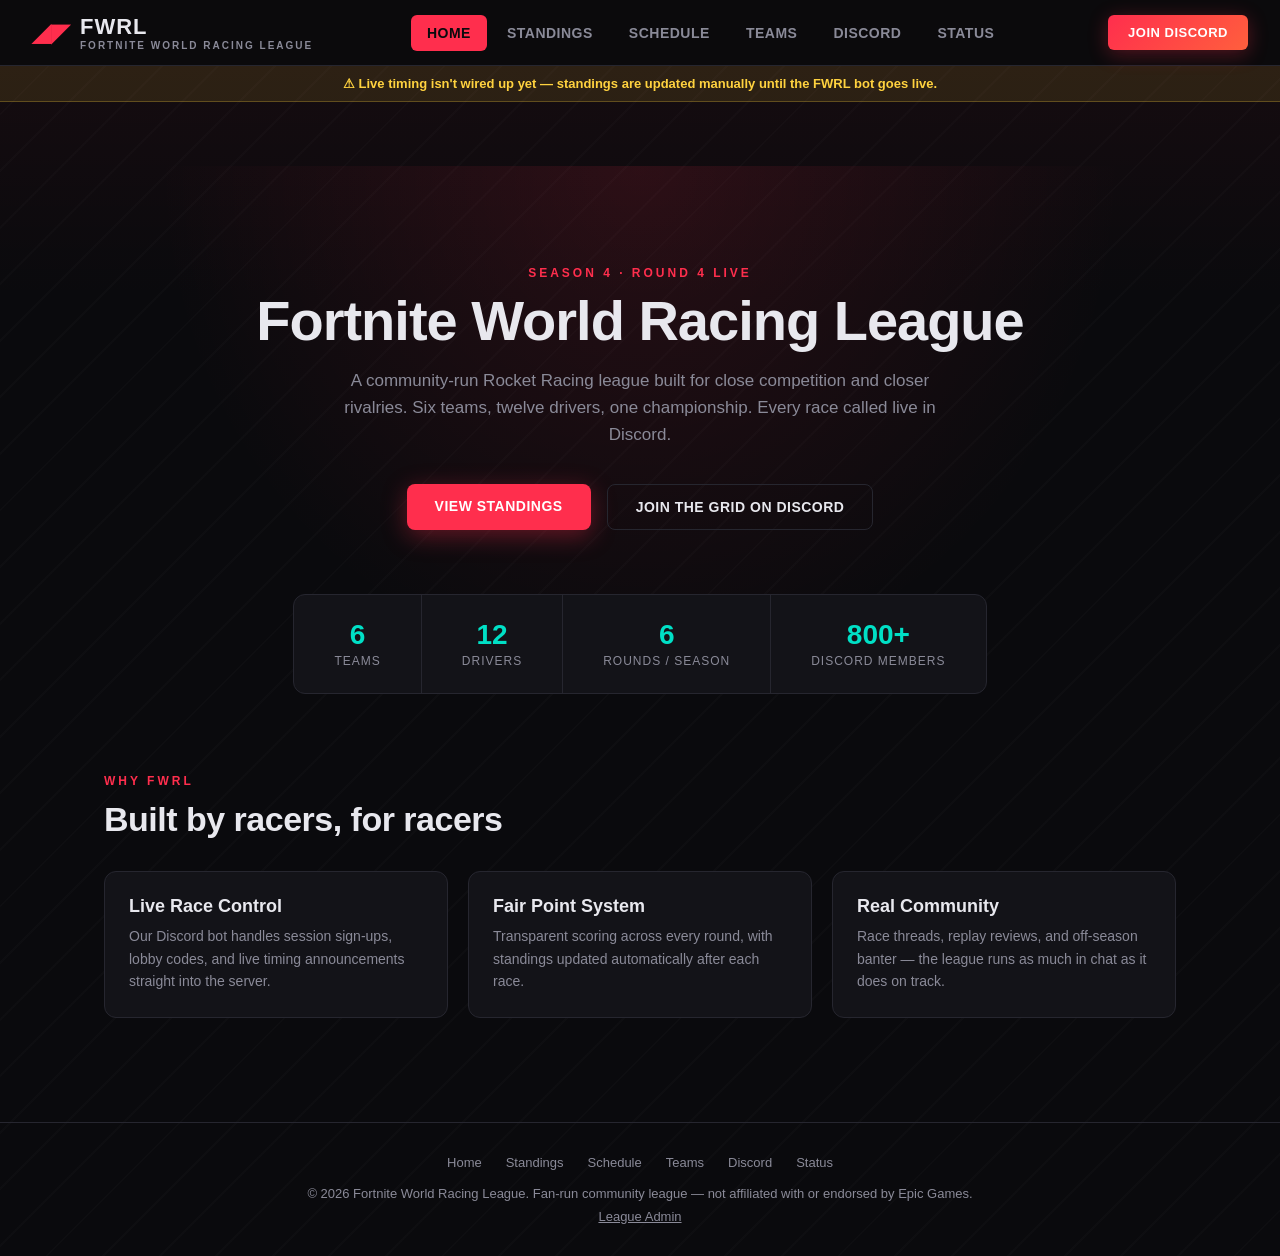
<file: index.html>
<!DOCTYPE html>
<html lang="en">
<head>
<meta charset="UTF-8" />
<meta name="viewport" content="width=device-width, initial-scale=1.0" />
<meta name="description" content="FWRL — Fortnite World Racing League. A fan-run Rocket Racing league with six teams, twelve drivers, and a full season of competition, coordinated live on Discord." />
<title>FWRL — Fortnite World Racing League</title>
<link rel="icon" href="data:image/svg+xml,%3Csvg xmlns='http://www.w3.org/2000/svg' viewBox='0 0 100 100'%3E%3Crect width='100' height='100' rx='20' fill='%230a0a0d'/%3E%3Ctext x='50' y='68' font-size='60' text-anchor='middle' fill='%23ff2e4d'%3E%E2%97%A2%3C/text%3E%3C/svg%3E" />
<link rel="stylesheet" href="style.css" />
</head>
<body>
<div class="app">
  <header>
    <div class="logo">
      <span class="bolt">◢◤</span>
      <div>FWRL<small>FORTNITE WORLD RACING LEAGUE</small></div>
    </div>
    <nav>
      <a class="nav-btn active" href="index.html">Home</a>
      <a class="nav-btn" href="standings.html">Standings</a>
      <a class="nav-btn" href="schedule.html">Schedule</a>
      <a class="nav-btn" href="teams.html">Teams</a>
      <a class="nav-btn" href="discord.html">Discord</a>
      <a class="nav-btn" href="status.html">Status</a>
    </nav>
    <div class="header-right">
      <a href="https://discord.gg/fwrl" target="_blank" rel="noopener noreferrer" class="discord-btn">Join Discord</a>
      <button class="menu-toggle" id="menu-toggle" aria-label="Toggle menu">☰</button>
    </div>
  </header>
  <nav class="mobile-nav" id="mobile-nav">
    <a class="nav-btn active" href="index.html">Home</a>
    <a class="nav-btn" href="standings.html">Standings</a>
    <a class="nav-btn" href="schedule.html">Schedule</a>
    <a class="nav-btn" href="teams.html">Teams</a>
    <a class="nav-btn" href="discord.html">Discord</a>
    <a class="nav-btn" href="status.html">Status</a>
  </nav>
  <div class="banner">⚠ Live timing isn't wired up yet — standings are updated manually until the FWRL bot goes live.</div>

  <main>
    <section class="page-content">
      <div class="hero">
        <div class="eyebrow">Season 4 · Round 4 Live</div>
        <h1>Fortnite World Racing League</h1>
        <p class="subtitle">A community-run Rocket Racing league built for close competition and closer rivalries. Six teams, twelve drivers, one championship. Every race called live in Discord.</p>
        <div class="hero-actions">
          <a class="btn-primary" href="standings.html">View Standings</a>
          <a href="https://discord.gg/fwrl" target="_blank" rel="noopener noreferrer" class="btn-secondary">Join the Grid on Discord</a>
        </div>
        <div class="stat-strip">
          <div class="stat"><b>6</b><span>Teams</span></div>
          <div class="stat"><b>12</b><span>Drivers</span></div>
          <div class="stat"><b>6</b><span>Rounds / Season</span></div>
          <div class="stat"><b>800+</b><span>Discord Members</span></div>
        </div>
      </div>

      <div class="content-wrap">
        <div class="eyebrow">Why FWRL</div>
        <h2>Built by racers, for racers</h2>
        <div class="grid">
          <div class="card">
            <h3>Live Race Control</h3>
            <p>Our Discord bot handles session sign-ups, lobby codes, and live timing announcements straight into the server.</p>
          </div>
          <div class="card">
            <h3>Fair Point System</h3>
            <p>Transparent scoring across every round, with standings updated automatically after each race.</p>
          </div>
          <div class="card">
            <h3>Real Community</h3>
            <p>Race threads, replay reviews, and off-season banter — the league runs as much in chat as it does on track.</p>
          </div>
        </div>
      </div>
    </section>
  </main>

  <footer>
    <div class="foot-links">
      <a href="index.html">Home</a>
      <a href="standings.html">Standings</a>
      <a href="schedule.html">Schedule</a>
      <a href="teams.html">Teams</a>
      <a href="discord.html">Discord</a>
      <a href="status.html">Status</a>
    </div>
    <div>© 2026 Fortnite World Racing League. Fan-run community league — not affiliated with or endorsed by Epic Games.</div>
    <div style="margin-top:8px;"><a href="fwrl-admin.html" style="color:var(--text-dim); text-decoration:underline; cursor:pointer;">League Admin</a></div>
  </footer>
</div>

<script src="data.js"></script>
<script src="script.js"></script>
</body>
</html>
</file>
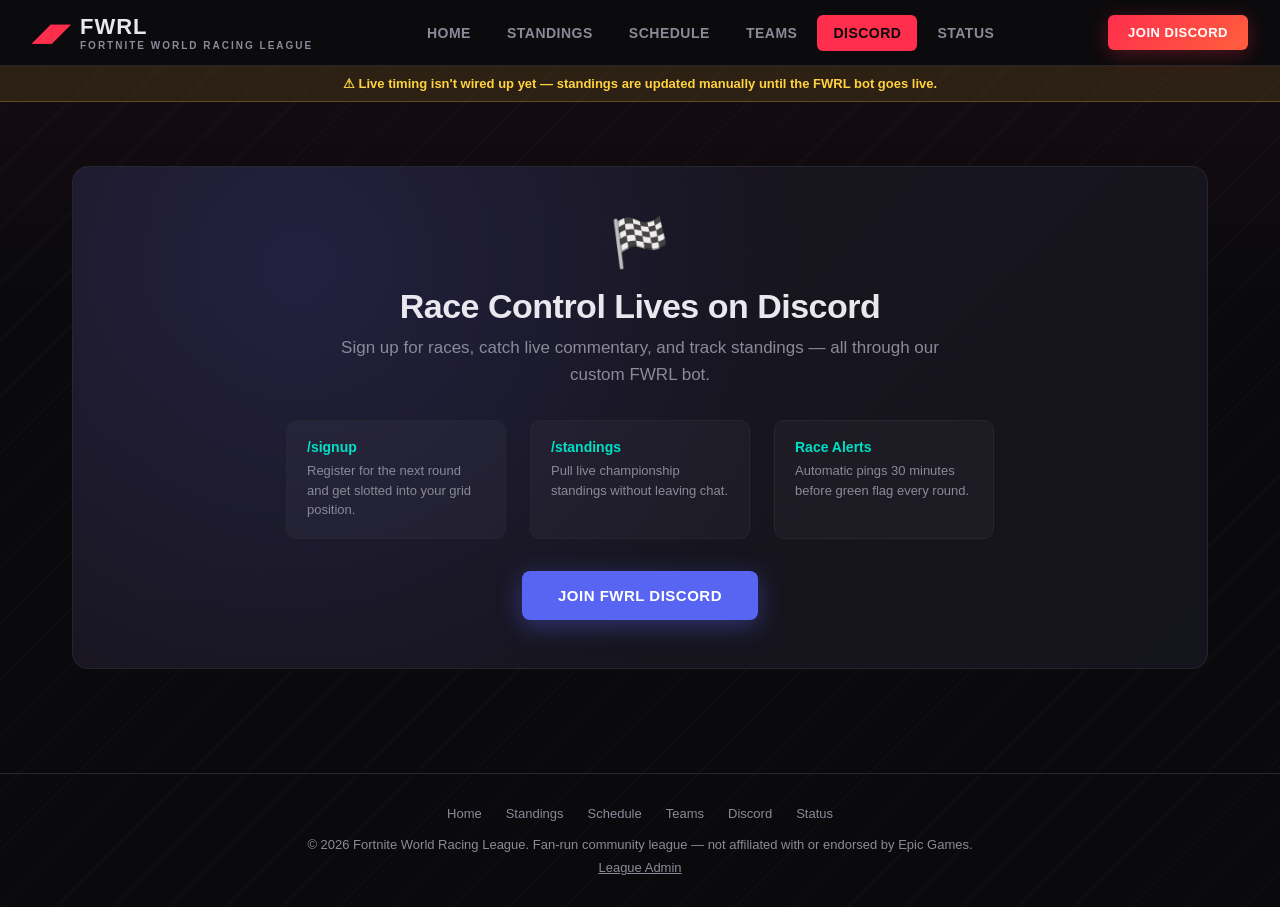
<file: discord.html>
<!DOCTYPE html>
<html lang="en">
<head>
<meta charset="UTF-8" />
<meta name="viewport" content="width=device-width, initial-scale=1.0" />
<meta name="description" content="Join the FWRL Discord — Fortnite World Racing League." />
<title>Discord — FWRL</title>
<link rel="icon" href="data:image/svg+xml,%3Csvg xmlns='http://www.w3.org/2000/svg' viewBox='0 0 100 100'%3E%3Crect width='100' height='100' rx='20' fill='%230a0a0d'/%3E%3Ctext x='50' y='68' font-size='60' text-anchor='middle' fill='%23ff2e4d'%3E%E2%97%A2%3C/text%3E%3C/svg%3E" />
<link rel="stylesheet" href="style.css" />
</head>
<body>
<div class="app">
  <header>
    <div class="logo">
      <span class="bolt">◢◤</span>
      <div>FWRL<small>FORTNITE WORLD RACING LEAGUE</small></div>
    </div>
    <nav>
      <a class="nav-btn" href="index.html">Home</a>
      <a class="nav-btn" href="standings.html">Standings</a>
      <a class="nav-btn" href="schedule.html">Schedule</a>
      <a class="nav-btn" href="teams.html">Teams</a>
      <a class="nav-btn active" href="discord.html">Discord</a>
      <a class="nav-btn" href="status.html">Status</a>
    </nav>
    <div class="header-right">
      <a href="https://discord.gg/fwrl" target="_blank" rel="noopener noreferrer" class="discord-btn">Join Discord</a>
      <button class="menu-toggle" id="menu-toggle" aria-label="Toggle menu">☰</button>
    </div>
  </header>
  <nav class="mobile-nav" id="mobile-nav">
    <a class="nav-btn" href="index.html">Home</a>
    <a class="nav-btn" href="standings.html">Standings</a>
    <a class="nav-btn" href="schedule.html">Schedule</a>
    <a class="nav-btn" href="teams.html">Teams</a>
    <a class="nav-btn active" href="discord.html">Discord</a>
    <a class="nav-btn" href="status.html">Status</a>
  </nav>
  <div class="banner">⚠ Live timing isn't wired up yet — standings are updated manually until the FWRL bot goes live.</div>

  <main>
    <section class="page-content">
      <div class="discord-panel">
        <div class="discord-icon">🏁</div>
        <h2>Race Control Lives on Discord</h2>
        <p class="subtitle" style="margin:0 auto;">Sign up for races, catch live commentary, and track standings — all through our custom FWRL bot.</p>
        <div class="discord-features">
          <div class="discord-feature">
            <b>/signup</b>
            <p>Register for the next round and get slotted into your grid position.</p>
          </div>
          <div class="discord-feature">
            <b>/standings</b>
            <p>Pull live championship standings without leaving chat.</p>
          </div>
          <div class="discord-feature">
            <b>Race Alerts</b>
            <p>Automatic pings 30 minutes before green flag every round.</p>
          </div>
        </div>
        <a href="https://discord.gg/fwrl" target="_blank" rel="noopener noreferrer" class="btn-discord">Join FWRL Discord</a>
      </div>
    </section>
  </main>

  <footer>
    <div class="foot-links">
      <a href="index.html">Home</a>
      <a href="standings.html">Standings</a>
      <a href="schedule.html">Schedule</a>
      <a href="teams.html">Teams</a>
      <a href="discord.html">Discord</a>
      <a href="status.html">Status</a>
    </div>
    <div>© 2026 Fortnite World Racing League. Fan-run community league — not affiliated with or endorsed by Epic Games.</div>
    <div style="margin-top:8px;"><a href="fwrl-admin.html" style="color:var(--text-dim); text-decoration:underline; cursor:pointer;">League Admin</a></div>
  </footer>
</div>

<script src="data.js"></script>
<script src="script.js"></script>
</body>
</html>
</file>
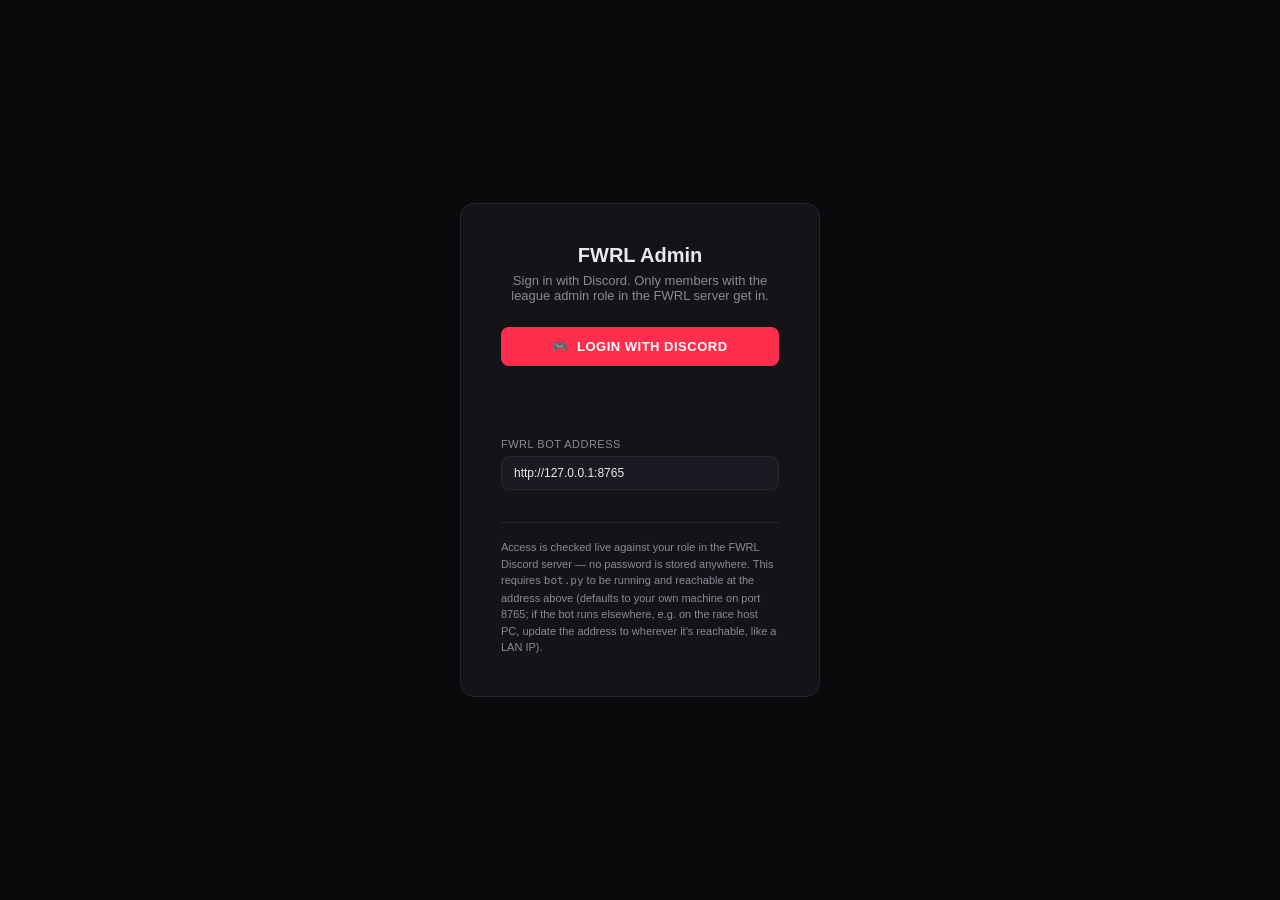
<file: fwrl-admin.html>
<!DOCTYPE html>
<html lang="en">
<head>
<meta charset="UTF-8" />
<meta name="viewport" content="width=device-width, initial-scale=1.0" />
<title>FWRL Admin</title>
<style>
  :root{
    --bg:#0a0a0d; --bg-panel:#131318; --bg-panel-2:#1a1a22;
    --accent:#ff2e4d; --accent-2:#00e0c6; --text:#e8e8ee; --text-dim:#8a8a98; --border:#26262f;
  }
  *{box-sizing:border-box; margin:0; padding:0;}
  body{background:var(--bg); color:var(--text); font-family:'Segoe UI', Roboto, Arial, sans-serif; min-height:100vh;}
  a{color:inherit;}
  input, select, button{font-family:inherit;}

  /* Login screen */
  .login-wrap{min-height:100vh; display:flex; align-items:center; justify-content:center; padding:20px;}
  .login-card{
    background:var(--bg-panel); border:1px solid var(--border); border-radius:14px;
    padding:40px; width:100%; max-width:360px; text-align:center;
  }
  .login-card h1{font-size:20px; font-weight:900; margin-bottom:6px;}
  .login-card p{color:var(--text-dim); font-size:13px; margin-bottom:24px;}
  .login-card input{
    width:100%; background:var(--bg-panel-2); border:1px solid var(--border); color:var(--text);
    padding:12px 14px; border-radius:8px; font-size:14px; margin-bottom:12px;
  }
  .login-card button{
    width:100%; background:var(--accent); color:#fff; font-weight:800; border:none;
    padding:12px; border-radius:8px; cursor:pointer; text-transform:uppercase; font-size:13px; letter-spacing:0.5px;
  }
  .login-error{color:var(--accent); font-size:12px; margin-top:10px; min-height:16px;}
  .login-note{
    margin-top:20px; font-size:11px; color:var(--text-dim); line-height:1.5;
    border-top:1px solid var(--border); padding-top:16px; text-align:left;
  }
  .discord-login-btn{
    width:100%; background:#5865F2; color:#fff; font-weight:800; border:none;
    padding:13px; border-radius:8px; cursor:pointer; font-size:14px;
    display:flex; align-items:center; justify-content:center; gap:8px;
  }
  .discord-login-btn:hover{background:#4a54d6;}
  .bot-url-field{margin-top:16px; text-align:left;}
  .bot-url-field label{font-size:11px; color:var(--text-dim); text-transform:uppercase; letter-spacing:0.5px; display:block; margin-bottom:6px;}
  .bot-url-field input{font-size:12px; padding:9px 12px;}
  .login-status{font-size:12px; color:var(--text-dim); margin-top:14px; min-height:16px;}

  /* Dashboard */
  .dash{display:none; max-width:1100px; margin:0 auto; padding:32px 24px;}
  .dash.active{display:block;}
  .dash-header{display:flex; justify-content:space-between; align-items:center; margin-bottom:24px; flex-wrap:wrap; gap:12px;}
  .dash-header h1{font-size:24px; font-weight:900;}
  .dash-header a.back{font-size:13px; color:var(--text-dim); text-decoration:underline;}
  .logout-btn{
    background:none; border:1px solid var(--border); color:var(--text-dim); padding:8px 14px;
    border-radius:6px; cursor:pointer; font-size:12px;
  }

  .banner{
    background:rgba(255,210,63,0.08); border:1px solid rgba(255,210,63,0.25); color:#ffd23f;
    font-size:13px; padding:12px 16px; border-radius:8px; margin-bottom:24px; line-height:1.5;
  }

  .tabs{display:flex; gap:4px; border-bottom:1px solid var(--border); margin-bottom:24px; flex-wrap:wrap;}
  .tab-btn{
    background:none; border:none; color:var(--text-dim); padding:12px 18px; cursor:pointer;
    font-weight:700; font-size:13px; text-transform:uppercase; letter-spacing:0.5px; border-bottom:2px solid transparent;
  }
  .tab-btn.active{color:var(--text); border-bottom-color:var(--accent);}

  .tab-panel{display:none;}
  .tab-panel.active{display:block;}

  table{width:100%; border-collapse:collapse; background:var(--bg-panel); border:1px solid var(--border); border-radius:10px; overflow:hidden; margin-bottom:20px;}
  th{text-align:left; padding:10px 12px; font-size:11px; text-transform:uppercase; color:var(--text-dim); background:var(--bg-panel-2); border-bottom:1px solid var(--border);}
  td{padding:8px 10px; border-bottom:1px solid var(--border);}
  tr:last-child td{border-bottom:none;}
  td input, td select{
    width:100%; background:var(--bg-panel-2); border:1px solid var(--border); color:var(--text);
    padding:7px 8px; border-radius:5px; font-size:13px;
  }
  .row-actions{display:flex; gap:6px;}
  .icon-btn{
    background:none; border:1px solid var(--border); color:var(--text-dim); cursor:pointer;
    width:28px; height:28px; border-radius:5px; font-size:13px;
  }
  .icon-btn:hover{color:var(--accent); border-color:var(--accent);}

  .btn{
    background:var(--bg-panel-2); border:1px solid var(--border); color:var(--text);
    padding:9px 16px; border-radius:7px; cursor:pointer; font-size:13px; font-weight:700;
  }
  .btn:hover{border-color:var(--accent-2);}
  .btn-primary{background:var(--accent); border-color:var(--accent); color:#fff;}
  .btn-primary:hover{border-color:var(--accent);}
  .btn-row{display:flex; gap:10px; flex-wrap:wrap; margin-top:12px;}

  .save-status{font-size:12px; color:var(--accent-2); margin-left:8px;}

  .export-box{
    background:var(--bg-panel); border:1px solid var(--border); border-radius:10px;
    padding:20px; margin-top:32px;
  }
  .export-box h3{font-size:15px; margin-bottom:8px;}
  .export-box p{font-size:13px; color:var(--text-dim); line-height:1.6; margin-bottom:14px;}
</style>
</head>
<body>

<div class="login-wrap" id="login-screen">
  <div class="login-card">
    <h1>FWRL Admin</h1>
    <p>Sign in with Discord. Only members with the league admin role in the FWRL server get in.</p>
    <button class="discord-login-btn" id="discord-login-btn">
      <span>🎮</span> Login with Discord
    </button>
    <div class="login-error" id="login-error"></div>
    <div class="login-status" id="login-status"></div>
    <div class="bot-url-field">
      <label for="bot-url-input">FWRL bot address</label>
      <input type="text" id="bot-url-input" placeholder="http://127.0.0.1:8765" />
    </div>
    <div class="login-note">
      Access is checked live against your role in the FWRL Discord server — no password is stored anywhere. This requires <code>bot.py</code> to be running and reachable at the address above (defaults to your own machine on port 8765; if the bot runs elsewhere, e.g. on the race host PC, update the address to wherever it's reachable, like a LAN IP).
    </div>
  </div>
</div>

<div class="dash" id="dashboard">
  <div class="dash-header">
    <h1>🏁 FWRL Admin Dashboard</h1>
    <div style="display:flex; gap:10px; align-items:center;">
      <span class="save-status" id="welcome-user"></span>
      <a class="back" href="index.html">← Back to site</a>
      <button class="logout-btn" id="logout-btn">Log out</button>
    </div>
  </div>

  <div class="banner">
    Edits here save to <strong>this browser only</strong> (nothing is shared live to site visitors — there's no backend for the data itself). When you're done, use <strong>Export data.js</strong> below and re-upload that file to your host to actually publish changes.
  </div>

  <div class="tabs">
    <button class="tab-btn active" data-tab="standings">Standings</button>
    <button class="tab-btn" data-tab="schedule">Schedule</button>
    <button class="tab-btn" data-tab="teams">Teams</button>
  </div>

  <div class="tab-panel active" id="tab-standings">
    <table>
      <thead><tr><th>Rank</th><th>Driver</th><th>Team</th><th>Color</th><th>Points</th><th></th></tr></thead>
      <tbody id="standings-rows"></tbody>
    </table>
    <div class="btn-row">
      <button class="btn" id="add-standing">+ Add Driver</button>
      <button class="btn btn-primary" id="save-standings">Save</button>
      <span class="save-status" id="standings-status"></span>
    </div>
  </div>

  <div class="tab-panel" id="tab-schedule">
    <table>
      <thead><tr><th>Round</th><th>Name</th><th>Track</th><th>Date</th><th>Status</th><th></th></tr></thead>
      <tbody id="schedule-rows"></tbody>
    </table>
    <div class="btn-row">
      <button class="btn" id="add-race">+ Add Race</button>
      <button class="btn btn-primary" id="save-schedule">Save</button>
      <span class="save-status" id="schedule-status"></span>
    </div>
  </div>

  <div class="tab-panel" id="tab-teams">
    <table>
      <thead><tr><th>Team</th><th>Color</th><th>Drivers (comma-separated)</th><th>Points</th><th></th></tr></thead>
      <tbody id="teams-rows"></tbody>
    </table>
    <div class="btn-row">
      <button class="btn" id="add-team">+ Add Team</button>
      <button class="btn btn-primary" id="save-teams">Save</button>
      <span class="save-status" id="teams-status"></span>
    </div>
  </div>

  <div class="export-box">
    <h3>Publish changes</h3>
    <p>Downloads a new <code>data.js</code> containing everything currently saved in this dashboard. Replace the <code>data.js</code> file on your hosting with this one to make the changes live on the public site.</p>
    <button class="btn btn-primary" id="export-btn">⬇ Export data.js</button>
  </div>
</div>

<script src="data.js"></script>
<script>
  // --- Auth: Discord OAuth2, verified server-side against the FWRL bot ------
  var SESSION_KEY = "fwrl_admin_session_token";
  var BOT_URL_KEY = "fwrl_admin_bot_url";
  var DEFAULT_BOT_URL = "http://127.0.0.1:8765";

  var botUrlInput = document.getElementById("bot-url-input");
  botUrlInput.value = localStorage.getItem(BOT_URL_KEY) || DEFAULT_BOT_URL;
  botUrlInput.addEventListener("change", function(){
    localStorage.setItem(BOT_URL_KEY, botUrlInput.value.trim());
  });

  function getBotUrl(){
    return (localStorage.getItem(BOT_URL_KEY) || DEFAULT_BOT_URL).replace(/\/$/, "");
  }

  function showDashboard(username){
    document.getElementById("login-screen").style.display = "none";
    document.getElementById("dashboard").classList.add("active");
    document.getElementById("welcome-user").textContent = username ? ("Signed in as " + username) : "";
    loadData();
  }

  function setLoginError(msg){
    document.getElementById("login-error").textContent = msg || "";
  }

  function setLoginStatus(msg){
    document.getElementById("login-status").textContent = msg || "";
  }

  var AUTH_ERROR_MESSAGES = {
    denied: "Discord login was cancelled.",
    invalid_state: "Login session expired — try again.",
    token_exchange_failed: "Discord rejected the login (check bot.py's Discord app credentials).",
    identity_fetch_failed: "Couldn't fetch your Discord identity — try again.",
    not_authorized: "You're logged into Discord, but you don't have the admin role in the FWRL server."
  };

  document.getElementById("discord-login-btn").addEventListener("click", function(){
    setLoginError("");
    var returnTo = window.location.href.split("#")[0];
    window.location.href = getBotUrl() + "/auth/login?return_to=" + encodeURIComponent(returnTo);
  });

  document.getElementById("logout-btn").addEventListener("click", function(){
    sessionStorage.removeItem(SESSION_KEY);
    location.reload();
  });

  function verifyAndEnter(token){
    setLoginStatus("Checking your admin access...");
    fetch(getBotUrl() + "/auth/verify", {
      headers: { Authorization: "Bearer " + token }
    }).then(function(resp){
      if (!resp.ok) throw new Error("not authorized");
      return resp.json();
    }).then(function(data){
      sessionStorage.setItem(SESSION_KEY, token);
      setLoginStatus("");
      showDashboard(data.username);
    }).catch(function(){
      sessionStorage.removeItem(SESSION_KEY);
      setLoginStatus("");
      setLoginError("Couldn't verify your session. Make sure bot.py is running and reachable at the address below, then try again.");
    });
  }

  function initAuth(){
    var hash = window.location.hash || "";

    if (hash.indexOf("token=") !== -1){
      var token = hash.split("token=")[1].split("&")[0];
      history.replaceState(null, "", window.location.pathname + window.location.search);
      verifyAndEnter(token);
      return;
    }

    if (hash.indexOf("auth_error=") !== -1){
      var code = decodeURIComponent(hash.split("auth_error=")[1].split("&")[0]);
      history.replaceState(null, "", window.location.pathname + window.location.search);
      setLoginError(AUTH_ERROR_MESSAGES[code] || ("Login failed: " + code));
      return;
    }

    var existing = sessionStorage.getItem(SESSION_KEY);
    if (existing){
      verifyAndEnter(existing);
    }
  }

  initAuth();

  // --- Data (loads saved draft from localStorage if present, else data.js) ---
  var state = { standings: [], schedule: [], teams: [] };

  function loadData(){
    var savedStandings = localStorage.getItem("fwrl_draft_standings");
    var savedSchedule = localStorage.getItem("fwrl_draft_schedule");
    var savedTeams = localStorage.getItem("fwrl_draft_teams");

    state.standings = savedStandings ? JSON.parse(savedStandings) : JSON.parse(JSON.stringify(STANDINGS || []));
    state.schedule = savedSchedule ? JSON.parse(savedSchedule) : JSON.parse(JSON.stringify(SCHEDULE || []));
    state.teams = savedTeams ? JSON.parse(savedTeams) : JSON.parse(JSON.stringify(TEAMS || []));

    renderStandingsTable();
    renderScheduleTable();
    renderTeamsTable();
  }

  // --- Tabs -----------------------------------------------------------------
  document.querySelectorAll(".tab-btn").forEach(function(btn){
    btn.addEventListener("click", function(){
      document.querySelectorAll(".tab-btn").forEach(function(b){ b.classList.remove("active"); });
      document.querySelectorAll(".tab-panel").forEach(function(p){ p.classList.remove("active"); });
      btn.classList.add("active");
      document.getElementById("tab-" + btn.getAttribute("data-tab")).classList.add("active");
    });
  });

  // --- Standings table --------------------------------------------------
  function renderStandingsTable(){
    var body = document.getElementById("standings-rows");
    body.innerHTML = "";
    state.standings.forEach(function(s, i){
      var tr = document.createElement("tr");
      tr.innerHTML =
        "<td><input type='number' data-field='rank' data-i='" + i + "' value='" + s.rank + "'></td>" +
        "<td><input type='text' data-field='driver' data-i='" + i + "' value='" + escapeAttr(s.driver) + "'></td>" +
        "<td><input type='text' data-field='team' data-i='" + i + "' value='" + escapeAttr(s.team) + "'></td>" +
        "<td><input type='text' data-field='color' data-i='" + i + "' value='" + escapeAttr(s.color) + "'></td>" +
        "<td><input type='number' data-field='points' data-i='" + i + "' value='" + s.points + "'></td>" +
        "<td><button class='icon-btn' data-remove='" + i + "'>✕</button></td>";
      body.appendChild(tr);
    });
    body.querySelectorAll("input").forEach(function(inp){
      inp.addEventListener("input", function(){
        var i = parseInt(inp.getAttribute("data-i"), 10);
        var field = inp.getAttribute("data-field");
        var val = inp.type === "number" ? Number(inp.value) : inp.value;
        state.standings[i][field] = val;
      });
    });
    body.querySelectorAll("[data-remove]").forEach(function(btn){
      btn.addEventListener("click", function(){
        state.standings.splice(parseInt(btn.getAttribute("data-remove"), 10), 1);
        renderStandingsTable();
      });
    });
  }

  document.getElementById("add-standing").addEventListener("click", function(){
    state.standings.push({rank: state.standings.length + 1, driver: "New Driver", team: "", color: "#ff2e4d", points: 0});
    renderStandingsTable();
  });

  document.getElementById("save-standings").addEventListener("click", function(){
    localStorage.setItem("fwrl_draft_standings", JSON.stringify(state.standings));
    flashSaved("standings-status");
  });

  // --- Schedule table -----------------------------------------------------
  function renderScheduleTable(){
    var body = document.getElementById("schedule-rows");
    body.innerHTML = "";
    state.schedule.forEach(function(r, i){
      var tr = document.createElement("tr");
      tr.innerHTML =
        "<td><input type='number' data-field='round' data-i='" + i + "' value='" + r.round + "'></td>" +
        "<td><input type='text' data-field='name' data-i='" + i + "' value='" + escapeAttr(r.name) + "'></td>" +
        "<td><input type='text' data-field='track' data-i='" + i + "' value='" + escapeAttr(r.track) + "'></td>" +
        "<td><input type='text' data-field='date' data-i='" + i + "' value='" + escapeAttr(r.date) + "'></td>" +
        "<td><select data-field='status' data-i='" + i + "'>" +
          ["done","live","upcoming"].map(function(s){ return "<option value='" + s + "'" + (r.status===s?" selected":"") + ">" + s + "</option>"; }).join("") +
        "</select></td>" +
        "<td><button class='icon-btn' data-remove='" + i + "'>✕</button></td>";
      body.appendChild(tr);
    });
    body.querySelectorAll("input,select").forEach(function(inp){
      inp.addEventListener("input", function(){
        var i = parseInt(inp.getAttribute("data-i"), 10);
        var field = inp.getAttribute("data-field");
        var val = inp.type === "number" ? Number(inp.value) : inp.value;
        state.schedule[i][field] = val;
      });
      inp.addEventListener("change", function(){
        var i = parseInt(inp.getAttribute("data-i"), 10);
        var field = inp.getAttribute("data-field");
        state.schedule[i][field] = inp.value;
      });
    });
    body.querySelectorAll("[data-remove]").forEach(function(btn){
      btn.addEventListener("click", function(){
        state.schedule.splice(parseInt(btn.getAttribute("data-remove"), 10), 1);
        renderScheduleTable();
      });
    });
  }

  document.getElementById("add-race").addEventListener("click", function(){
    state.schedule.push({round: state.schedule.length + 1, name: "New Race", track: "", date: "", status: "upcoming"});
    renderScheduleTable();
  });

  document.getElementById("save-schedule").addEventListener("click", function(){
    localStorage.setItem("fwrl_draft_schedule", JSON.stringify(state.schedule));
    flashSaved("schedule-status");
  });

  // --- Teams table ----------------------------------------------------------
  function renderTeamsTable(){
    var body = document.getElementById("teams-rows");
    body.innerHTML = "";
    state.teams.forEach(function(t, i){
      var tr = document.createElement("tr");
      tr.innerHTML =
        "<td><input type='text' data-field='name' data-i='" + i + "' value='" + escapeAttr(t.name) + "'></td>" +
        "<td><input type='text' data-field='color' data-i='" + i + "' value='" + escapeAttr(t.color) + "'></td>" +
        "<td><input type='text' data-field='drivers' data-i='" + i + "' value='" + escapeAttr((t.drivers||[]).join(", ")) + "'></td>" +
        "<td><input type='number' data-field='points' data-i='" + i + "' value='" + t.points + "'></td>" +
        "<td><button class='icon-btn' data-remove='" + i + "'>✕</button></td>";
      body.appendChild(tr);
    });
    body.querySelectorAll("input").forEach(function(inp){
      inp.addEventListener("input", function(){
        var i = parseInt(inp.getAttribute("data-i"), 10);
        var field = inp.getAttribute("data-field");
        if (field === "drivers"){
          state.teams[i].drivers = inp.value.split(",").map(function(s){ return s.trim(); }).filter(Boolean);
        } else {
          state.teams[i][field] = inp.type === "number" ? Number(inp.value) : inp.value;
        }
      });
    });
    body.querySelectorAll("[data-remove]").forEach(function(btn){
      btn.addEventListener("click", function(){
        state.teams.splice(parseInt(btn.getAttribute("data-remove"), 10), 1);
        renderTeamsTable();
      });
    });
  }

  document.getElementById("add-team").addEventListener("click", function(){
    state.teams.push({name: "New Team", color: "#ff2e4d", drivers: [], points: 0});
    renderTeamsTable();
  });

  document.getElementById("save-teams").addEventListener("click", function(){
    localStorage.setItem("fwrl_draft_teams", JSON.stringify(state.teams));
    flashSaved("teams-status");
  });

  // --- Export ----------------------------------------------------------------
  document.getElementById("export-btn").addEventListener("click", function(){
    var out = "/*\n  FWRL shared site data.\n\n  This file is the site's \"database\" -- the public pages (index.html,\n  standings.html, schedule.html, teams.html, discord.html) and\n  fwrl-admin.html (admin dashboard) all load it. Replace the data.js on\n  your host with this exported file to publish the changes made in the\n  dashboard.\n*/\n\n";
    out += "var DISCORD_INVITE = " + JSON.stringify(typeof DISCORD_INVITE !== "undefined" ? DISCORD_INVITE : "https://discord.gg/fwrl") + ";\n\n";
    out += "var TEAMS = " + JSON.stringify(state.teams, null, 2) + ";\n\n";
    out += "var STANDINGS = " + JSON.stringify(state.standings, null, 2) + ";\n\n";
    out += "var SCHEDULE = " + JSON.stringify(state.schedule, null, 2) + ";\n";

    var blob = new Blob([out], {type: "text/javascript"});
    var url = URL.createObjectURL(blob);
    var a = document.createElement("a");
    a.href = url;
    a.download = "data.js";
    document.body.appendChild(a);
    a.click();
    document.body.removeChild(a);
    URL.revokeObjectURL(url);
  });

  // --- Helpers ----------------------------------------------------------------
  function escapeAttr(str){
    return String(str == null ? "" : str).replace(/&/g,"&amp;").replace(/"/g,"&quot;").replace(/'/g,"&#39;");
  }

  function flashSaved(id){
    var el = document.getElementById(id);
    el.textContent = "Saved to this browser ✓";
    setTimeout(function(){ el.textContent = ""; }, 2500);
  }
</script>
</body>
</html>
</file>
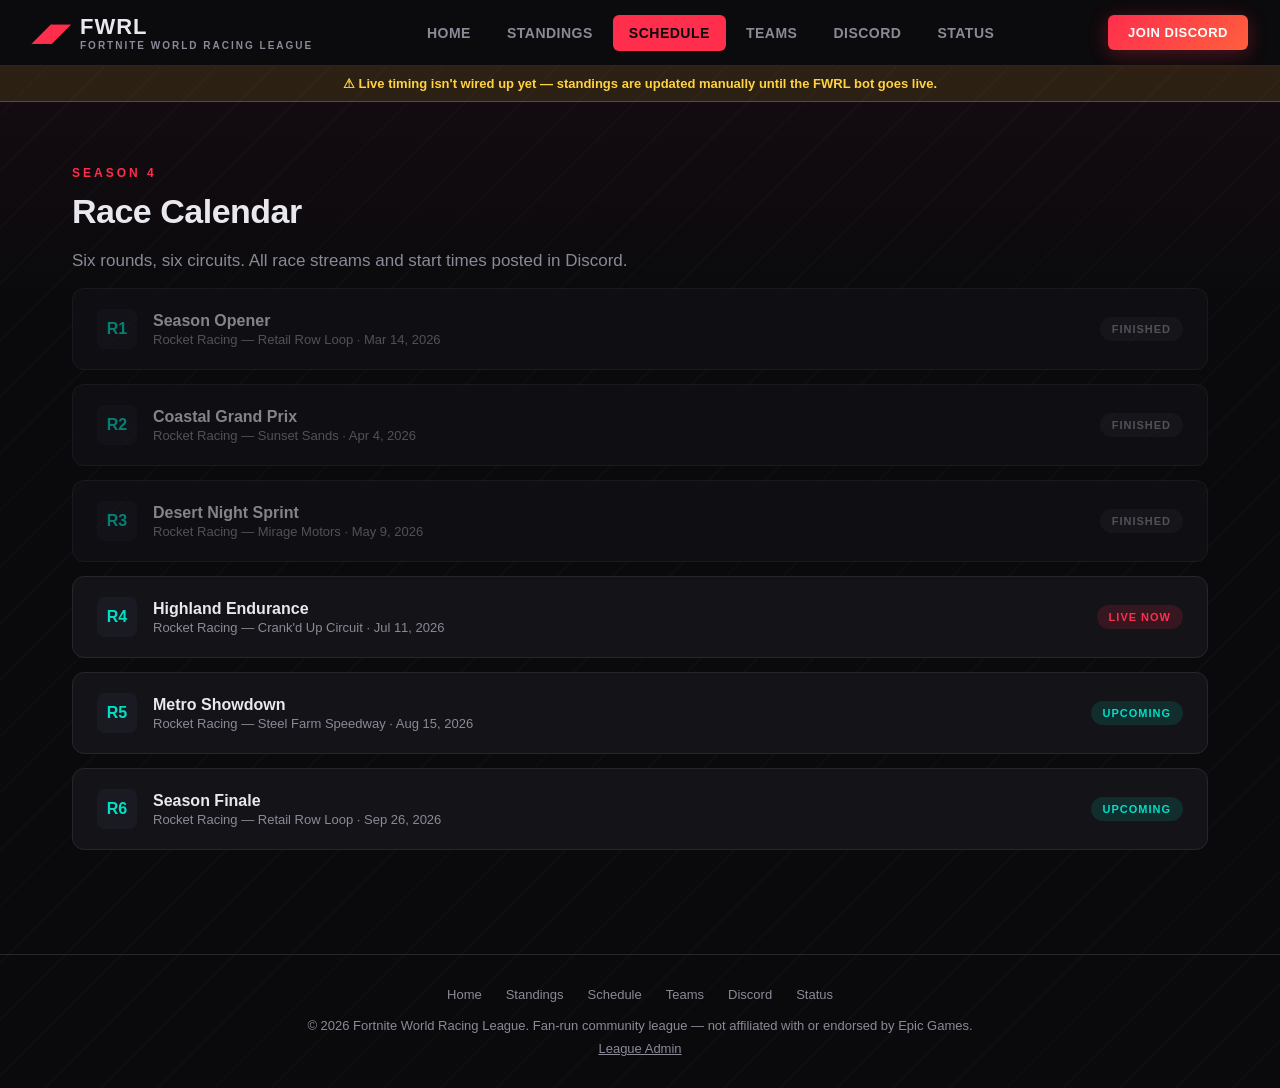
<file: schedule.html>
<!DOCTYPE html>
<html lang="en">
<head>
<meta charset="UTF-8" />
<meta name="viewport" content="width=device-width, initial-scale=1.0" />
<meta name="description" content="FWRL race calendar — Fortnite World Racing League, Season 4." />
<title>Schedule — FWRL</title>
<link rel="icon" href="data:image/svg+xml,%3Csvg xmlns='http://www.w3.org/2000/svg' viewBox='0 0 100 100'%3E%3Crect width='100' height='100' rx='20' fill='%230a0a0d'/%3E%3Ctext x='50' y='68' font-size='60' text-anchor='middle' fill='%23ff2e4d'%3E%E2%97%A2%3C/text%3E%3C/svg%3E" />
<link rel="stylesheet" href="style.css" />
</head>
<body>
<div class="app">
  <header>
    <div class="logo">
      <span class="bolt">◢◤</span>
      <div>FWRL<small>FORTNITE WORLD RACING LEAGUE</small></div>
    </div>
    <nav>
      <a class="nav-btn" href="index.html">Home</a>
      <a class="nav-btn" href="standings.html">Standings</a>
      <a class="nav-btn active" href="schedule.html">Schedule</a>
      <a class="nav-btn" href="teams.html">Teams</a>
      <a class="nav-btn" href="discord.html">Discord</a>
      <a class="nav-btn" href="status.html">Status</a>
    </nav>
    <div class="header-right">
      <a href="https://discord.gg/fwrl" target="_blank" rel="noopener noreferrer" class="discord-btn">Join Discord</a>
      <button class="menu-toggle" id="menu-toggle" aria-label="Toggle menu">☰</button>
    </div>
  </header>
  <nav class="mobile-nav" id="mobile-nav">
    <a class="nav-btn" href="index.html">Home</a>
    <a class="nav-btn" href="standings.html">Standings</a>
    <a class="nav-btn active" href="schedule.html">Schedule</a>
    <a class="nav-btn" href="teams.html">Teams</a>
    <a class="nav-btn" href="discord.html">Discord</a>
    <a class="nav-btn" href="status.html">Status</a>
  </nav>
  <div class="banner">⚠ Live timing isn't wired up yet — standings are updated manually until the FWRL bot goes live.</div>

  <main>
    <section class="page-content">
      <div class="eyebrow">Season 4</div>
      <h2>Race Calendar</h2>
      <p class="subtitle">Six rounds, six circuits. All race streams and start times posted in Discord.</p>
      <div id="schedule-list"></div>
    </section>
  </main>

  <footer>
    <div class="foot-links">
      <a href="index.html">Home</a>
      <a href="standings.html">Standings</a>
      <a href="schedule.html">Schedule</a>
      <a href="teams.html">Teams</a>
      <a href="discord.html">Discord</a>
      <a href="status.html">Status</a>
    </div>
    <div>© 2026 Fortnite World Racing League. Fan-run community league — not affiliated with or endorsed by Epic Games.</div>
    <div style="margin-top:8px;"><a href="fwrl-admin.html" style="color:var(--text-dim); text-decoration:underline; cursor:pointer;">League Admin</a></div>
  </footer>
</div>

<script src="data.js"></script>
<script src="script.js"></script>
<script>renderSchedule();</script>
</body>
</html>
</file>
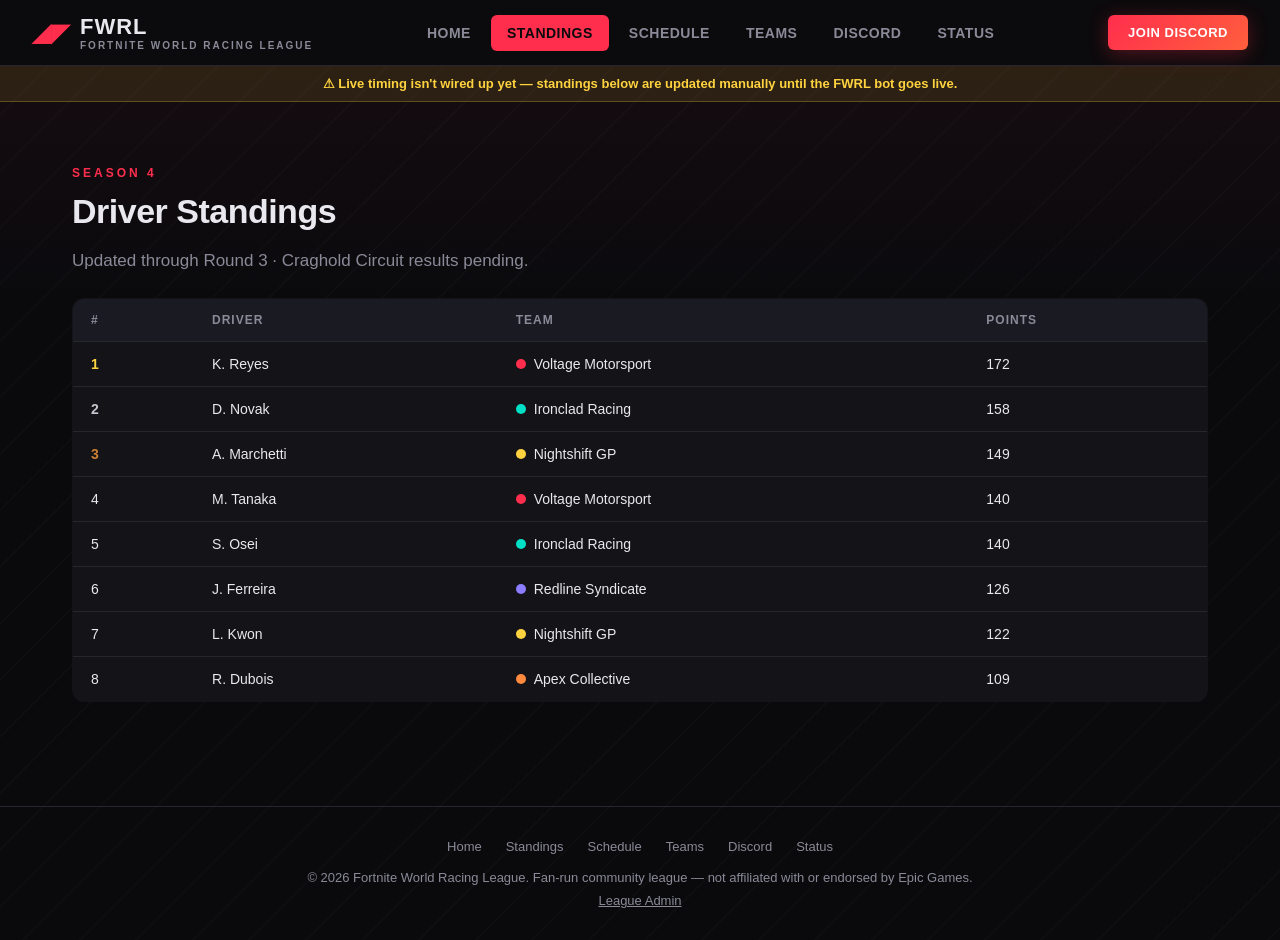
<file: standings.html>
<!DOCTYPE html>
<html lang="en">
<head>
<meta charset="UTF-8" />
<meta name="viewport" content="width=device-width, initial-scale=1.0" />
<meta name="description" content="FWRL driver standings — Fortnite World Racing League, Season 4." />
<title>Standings — FWRL</title>
<link rel="icon" href="data:image/svg+xml,%3Csvg xmlns='http://www.w3.org/2000/svg' viewBox='0 0 100 100'%3E%3Crect width='100' height='100' rx='20' fill='%230a0a0d'/%3E%3Ctext x='50' y='68' font-size='60' text-anchor='middle' fill='%23ff2e4d'%3E%E2%97%A2%3C/text%3E%3C/svg%3E" />
<link rel="stylesheet" href="style.css" />
</head>
<body>
<div class="app">
  <header>
    <div class="logo">
      <span class="bolt">◢◤</span>
      <div>FWRL<small>FORTNITE WORLD RACING LEAGUE</small></div>
    </div>
    <nav>
      <a class="nav-btn" href="index.html">Home</a>
      <a class="nav-btn active" href="standings.html">Standings</a>
      <a class="nav-btn" href="schedule.html">Schedule</a>
      <a class="nav-btn" href="teams.html">Teams</a>
      <a class="nav-btn" href="discord.html">Discord</a>
      <a class="nav-btn" href="status.html">Status</a>
    </nav>
    <div class="header-right">
      <a href="https://discord.gg/fwrl" target="_blank" rel="noopener noreferrer" class="discord-btn">Join Discord</a>
      <button class="menu-toggle" id="menu-toggle" aria-label="Toggle menu">☰</button>
    </div>
  </header>
  <nav class="mobile-nav" id="mobile-nav">
    <a class="nav-btn" href="index.html">Home</a>
    <a class="nav-btn active" href="standings.html">Standings</a>
    <a class="nav-btn" href="schedule.html">Schedule</a>
    <a class="nav-btn" href="teams.html">Teams</a>
    <a class="nav-btn" href="discord.html">Discord</a>
    <a class="nav-btn" href="status.html">Status</a>
  </nav>
  <div class="banner">⚠ Live timing isn't wired up yet — standings below are updated manually until the FWRL bot goes live.</div>

  <main>
    <section class="page-content">
      <div class="eyebrow">Season 4</div>
      <h2>Driver Standings</h2>
      <p class="subtitle">Updated through Round 3 · Craghold Circuit results pending.</p>
      <table>
        <thead>
          <tr><th>#</th><th>Driver</th><th>Team</th><th>Points</th></tr>
        </thead>
        <tbody id="standings-body"></tbody>
      </table>
    </section>
  </main>

  <footer>
    <div class="foot-links">
      <a href="index.html">Home</a>
      <a href="standings.html">Standings</a>
      <a href="schedule.html">Schedule</a>
      <a href="teams.html">Teams</a>
      <a href="discord.html">Discord</a>
      <a href="status.html">Status</a>
    </div>
    <div>© 2026 Fortnite World Racing League. Fan-run community league — not affiliated with or endorsed by Epic Games.</div>
    <div style="margin-top:8px;"><a href="fwrl-admin.html" style="color:var(--text-dim); text-decoration:underline; cursor:pointer;">League Admin</a></div>
  </footer>
</div>

<script src="data.js"></script>
<script src="script.js"></script>
<script>renderStandings();</script>
</body>
</html>
</file>
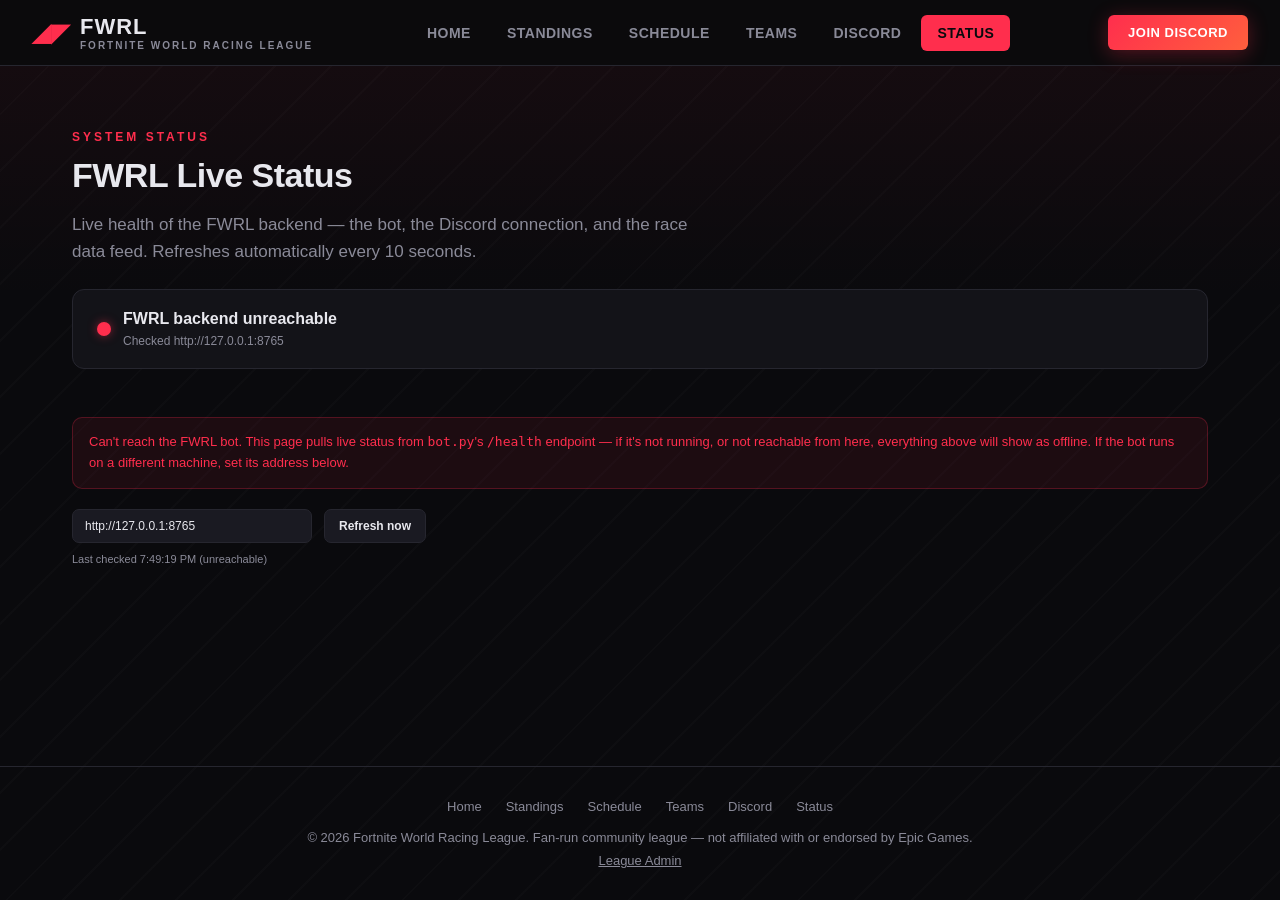
<file: status.html>
<!DOCTYPE html>
<html lang="en">
<head>
<meta charset="UTF-8" />
<meta name="viewport" content="width=device-width, initial-scale=1.0" />
<meta name="description" content="FWRL live status — is the bot online, is the standings feed up to date." />
<title>Status — FWRL</title>
<link rel="icon" href="data:image/svg+xml,%3Csvg xmlns='http://www.w3.org/2000/svg' viewBox='0 0 100 100'%3E%3Crect width='100' height='100' rx='20' fill='%230a0a0d'/%3E%3Ctext x='50' y='68' font-size='60' text-anchor='middle' fill='%23ff2e4d'%3E%E2%97%A2%3C/text%3E%3C/svg%3E" />
<link rel="stylesheet" href="style.css" />
<style>
  .status-grid{display:grid; grid-template-columns:repeat(auto-fit, minmax(240px,1fr)); gap:16px; margin-top:28px;}
  .status-card{
    background:var(--bg-panel); border:1px solid var(--border); border-radius:12px;
    padding:20px; display:flex; align-items:flex-start; gap:14px;
  }
  .status-dot{
    width:12px; height:12px; border-radius:50%; margin-top:5px; flex-shrink:0;
    background:var(--text-dim);
  }
  .status-dot.up{background:var(--accent-2); box-shadow:0 0 10px rgba(0,224,198,0.6);}
  .status-dot.down{background:var(--accent); box-shadow:0 0 10px rgba(255,46,77,0.5);}
  .status-dot.warn{background:#ffd23f; box-shadow:0 0 10px rgba(255,210,63,0.5);}
  .status-dot.inactive{background:var(--text-dim); box-shadow:none;}
  .status-card h3{font-size:14px; font-weight:800; margin-bottom:4px;}
  .status-card p{font-size:13px; color:var(--text-dim); line-height:1.5;}
  .not-active-badge{
    display:inline-block; font-size:10px; font-weight:800; text-transform:uppercase;
    letter-spacing:0.5px; color:var(--text-dim); background:var(--bg-panel-2);
    border:1px solid var(--border); border-radius:20px; padding:2px 8px; margin-left:6px;
    vertical-align:middle;
  }
  .status-headline{
    display:flex; align-items:center; gap:12px; background:var(--bg-panel);
    border:1px solid var(--border); border-radius:12px; padding:20px 24px; margin-top:24px;
  }
  .status-headline .status-dot{width:14px; height:14px; margin-top:0;}
  .status-headline b{font-size:16px;}
  .status-meta{font-size:12px; color:var(--text-dim); margin-top:6px;}
  .refresh-row{display:flex; align-items:center; gap:12px; margin-top:20px; flex-wrap:wrap;}
  .refresh-row input{
    background:var(--bg-panel-2); border:1px solid var(--border); color:var(--text);
    padding:9px 12px; border-radius:7px; font-size:12px; width:240px;
  }
  .refresh-row button{
    background:var(--bg-panel-2); border:1px solid var(--border); color:var(--text);
    padding:9px 14px; border-radius:7px; cursor:pointer; font-size:12px; font-weight:700;
  }
  .refresh-row button:hover{border-color:var(--accent-2);}
  .last-checked{font-size:11px; color:var(--text-dim); margin-top:10px;}
  .unreachable-note{
    background:rgba(255,46,77,0.08); border:1px solid rgba(255,46,77,0.25); color:var(--accent);
    font-size:13px; padding:14px 16px; border-radius:10px; margin-top:20px; line-height:1.6; display:none;
  }
</style>
</head>
<body>
<div class="app">
  <header>
    <div class="logo">
      <span class="bolt">◢◤</span>
      <div>FWRL<small>FORTNITE WORLD RACING LEAGUE</small></div>
    </div>
    <nav>
      <a class="nav-btn" href="index.html">Home</a>
      <a class="nav-btn" href="standings.html">Standings</a>
      <a class="nav-btn" href="schedule.html">Schedule</a>
      <a class="nav-btn" href="teams.html">Teams</a>
      <a class="nav-btn" href="discord.html">Discord</a>
      <a class="nav-btn active" href="status.html">Status</a>
    </nav>
    <div class="header-right">
      <a href="https://discord.gg/fwrl" target="_blank" rel="noopener noreferrer" class="discord-btn">Join Discord</a>
      <button class="menu-toggle" id="menu-toggle" aria-label="Toggle menu">☰</button>
    </div>
  </header>
  <nav class="mobile-nav" id="mobile-nav">
    <a class="nav-btn" href="index.html">Home</a>
    <a class="nav-btn" href="standings.html">Standings</a>
    <a class="nav-btn" href="schedule.html">Schedule</a>
    <a class="nav-btn" href="teams.html">Teams</a>
    <a class="nav-btn" href="discord.html">Discord</a>
    <a class="nav-btn active" href="status.html">Status</a>
  </nav>

  <main>
    <section class="page-content">
      <div class="eyebrow">System Status</div>
      <h2>FWRL Live Status</h2>
      <p class="subtitle">Live health of the FWRL backend — the bot, the Discord connection, and the race data feed. Refreshes automatically every 10 seconds.</p>

      <div class="status-headline" id="headline">
        <div class="status-dot" id="headline-dot"></div>
        <div>
          <b id="headline-text">Checking status…</b>
          <div class="status-meta" id="headline-meta"></div>
        </div>
      </div>

      <div class="status-grid" id="status-grid">
        <!-- filled in by script below -->
      </div>

      <div class="unreachable-note" id="unreachable-note">
        Can't reach the FWRL bot. This page pulls live status from <code>bot.py</code>'s <code>/health</code> endpoint — if it's not running, or not reachable from here, everything above will show as offline. If the bot runs on a different machine, set its address below.
      </div>

      <div class="refresh-row">
        <input type="text" id="bot-url-input" placeholder="http://127.0.0.1:8765" />
        <button id="refresh-btn">Refresh now</button>
      </div>
      <div class="last-checked" id="last-checked"></div>
    </section>
  </main>

  <footer>
    <div class="foot-links">
      <a href="index.html">Home</a>
      <a href="standings.html">Standings</a>
      <a href="schedule.html">Schedule</a>
      <a href="teams.html">Teams</a>
      <a href="discord.html">Discord</a>
      <a href="status.html">Status</a>
    </div>
    <div>© 2026 Fortnite World Racing League. Fan-run community league — not affiliated with or endorsed by Epic Games.</div>
    <div style="margin-top:8px;"><a href="fwrl-admin.html" style="color:var(--text-dim); text-decoration:underline; cursor:pointer;">League Admin</a></div>
  </footer>
</div>

<script src="script.js"></script>
<script>
  var BOT_URL_KEY = "fwrl_admin_bot_url"; // shared with fwrl-admin.html so you only set it once
  var DEFAULT_BOT_URL = "http://127.0.0.1:8765";
  var POLL_INTERVAL_MS = 10000;

  var botUrlInput = document.getElementById("bot-url-input");
  botUrlInput.value = localStorage.getItem(BOT_URL_KEY) || DEFAULT_BOT_URL;
  botUrlInput.addEventListener("change", function () {
    localStorage.setItem(BOT_URL_KEY, botUrlInput.value.trim());
    checkStatus();
  });

  function getBotUrl() {
    return (localStorage.getItem(BOT_URL_KEY) || DEFAULT_BOT_URL).replace(/\/$/, "");
  }

  function fmtUptime(seconds) {
    if (seconds == null) return "—";
    var h = Math.floor(seconds / 3600);
    var m = Math.floor((seconds % 3600) / 60);
    var s = Math.floor(seconds % 60);
    if (h > 0) return h + "h " + m + "m";
    if (m > 0) return m + "m " + s + "s";
    return s + "s";
  }

  function fmtRelative(isoString) {
    if (!isoString) return "no data yet";
    var diffMs = Date.now() - new Date(isoString).getTime();
    var diffSec = Math.round(diffMs / 1000);
    if (diffSec < 5) return "just now";
    if (diffSec < 60) return diffSec + "s ago";
    var diffMin = Math.round(diffSec / 60);
    if (diffMin < 60) return diffMin + "m ago";
    var diffHr = Math.round(diffMin / 60);
    return diffHr + "h ago";
  }

  function card(status, title, text, badge) {
    var cls = status === "up" ? "up" : status === "warn" ? "warn" : status === "inactive" ? "inactive" : "down";
    var badgeHtml = badge ? "<span class=\"not-active-badge\">" + badge + "</span>" : "";
    return (
      "<div class=\"status-card\">" +
      "<div class=\"status-dot " + cls + "\"></div>" +
      "<div><h3>" + title + badgeHtml + "</h3><p>" + text + "</p></div>" +
      "</div>"
    );
  }

  function renderOffline() {
    document.getElementById("headline-dot").className = "status-dot down";
    document.getElementById("headline-text").textContent = "FWRL backend unreachable";
    document.getElementById("headline-meta").textContent = "Checked " + getBotUrl();
    document.getElementById("status-grid").innerHTML = "";
    document.getElementById("unreachable-note").style.display = "block";
  }

  // Live timing (the screen-reading capture agent) hasn't shipped yet — this
  // is a known, expected "off" state, not a fault. Keep it out of the
  // headline's pass/fail judgment so the page doesn't cry wolf about a
  // feature that was never turned on in the first place.
  var LIVE_TIMING_BUILT = false;

  function renderStatus(data) {
    document.getElementById("unreachable-note").style.display = "none";

    var concerns = data.bot_connected && data.stale_drivers === 0;
    document.getElementById("headline-dot").className = "status-dot " + (data.bot_connected ? (concerns ? "up" : "warn") : "down");
    document.getElementById("headline-text").textContent = data.bot_connected
      ? (concerns ? "All systems operational" : "Bot online, some checks need attention")
      : "Bot process reachable, but not connected to Discord";
    document.getElementById("headline-meta").textContent = "Uptime: " + fmtUptime(data.uptime_seconds);

    var cards = "";
    cards += card(data.bot_connected ? "up" : "down", "Discord Connection",
      data.bot_connected ? "Bot is connected and online." : "Bot process is running but hasn't connected to Discord yet.");

    if (!LIVE_TIMING_BUILT) {
      cards += card("inactive", "Live Timing",
        "No automated screen-reading capture agent is running yet — standings and pit data are entered manually until this feature ships.",
        "Not Active");
    } else {
      var raceStatus = data.drivers_tracked === 0 ? "inactive" : (data.stale_drivers > 0 ? "warn" : "up");
      cards += card(raceStatus, "Live Timing",
        data.drivers_tracked === 0
          ? "No active race data right now (normal outside of race time)."
          : data.drivers_tracked + " driver(s) tracked, " + data.stale_drivers + " stale. Last update " + fmtRelative(data.last_update) + ".");
    }

    cards += card(data.embed_loop_running ? "up" : "warn", "Live Standings Embed",
      data.embed_loop_running ? "Posting/updating the standings embed on schedule." : "Not currently running (idle between races, or bot not connected).");

    cards += card(data.standings_channel_configured ? "up" : "warn", "Standings Channel",
      data.standings_channel_configured ? "A standings channel is configured." : "No STANDINGS_CHANNEL_ID set.");

    cards += card(data.guild_configured ? (data.guild_reachable ? "up" : "down") : "warn", "FWRL Discord Server",
      !data.guild_configured ? "No DISCORD_GUILD_ID configured — admin login is disabled." :
      data.guild_reachable ? "Bot is a member of the configured server." : "Bot is not in the configured server.");

    cards += card(data.admin_login_configured ? "up" : "warn", "Admin Login",
      data.admin_login_configured ? "Discord login is configured for the admin dashboard." : "Not configured — see ADMIN-LOGIN-SETUP.md.");

    document.getElementById("status-grid").innerHTML = cards;
  }

  function checkStatus() {
    document.getElementById("last-checked").textContent = "Checking...";
    fetch(getBotUrl() + "/health", { cache: "no-store" })
      .then(function (r) {
        if (!r.ok) throw new Error("bad response");
        return r.json();
      })
      .then(function (data) {
        renderStatus(data);
        document.getElementById("last-checked").textContent = "Last checked " + new Date().toLocaleTimeString();
      })
      .catch(function () {
        renderOffline();
        document.getElementById("last-checked").textContent = "Last checked " + new Date().toLocaleTimeString() + " (unreachable)";
      });
  }

  document.getElementById("refresh-btn").addEventListener("click", checkStatus);

  checkStatus();
  setInterval(checkStatus, POLL_INTERVAL_MS);
</script>
</body>
</html>
</file>
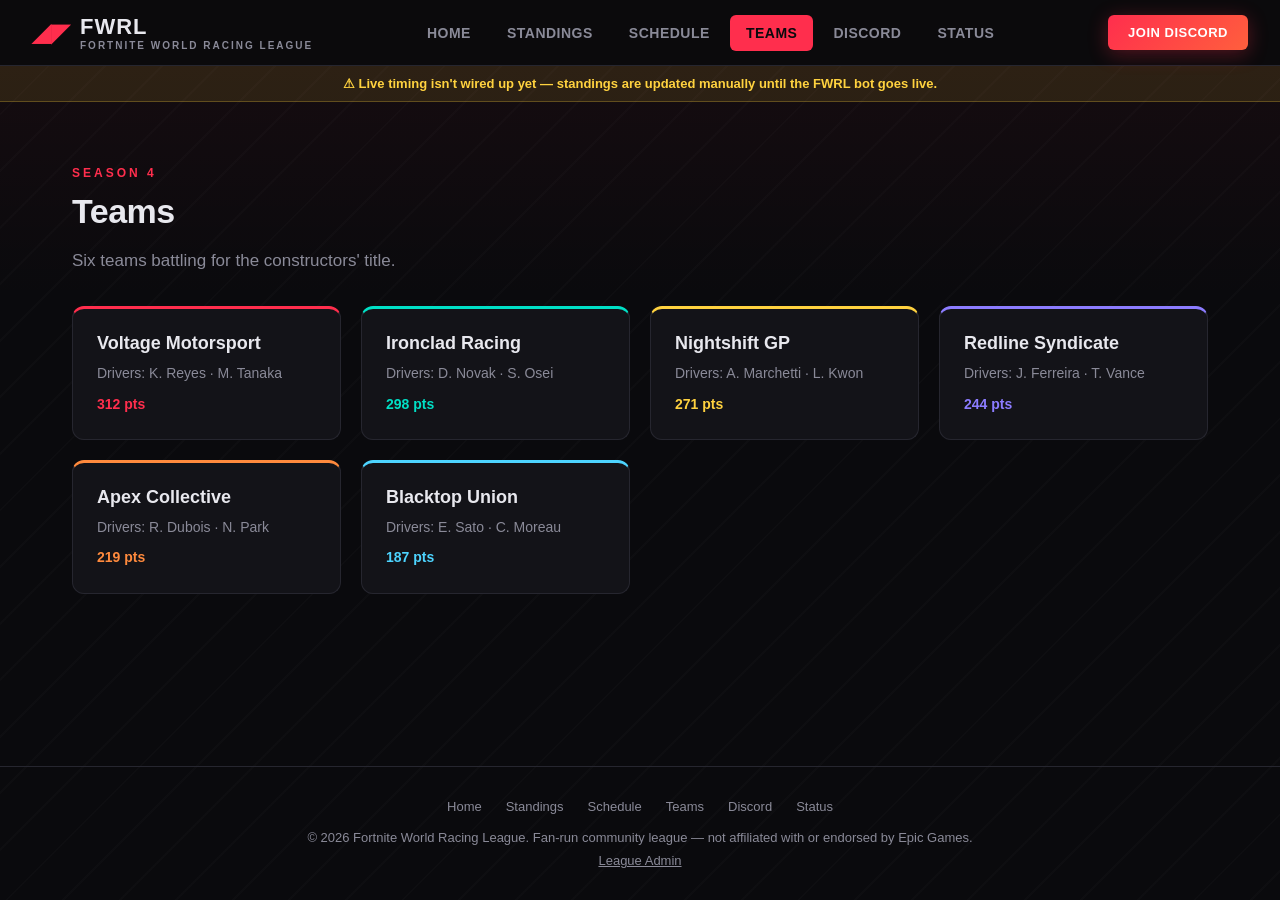
<file: teams.html>
<!DOCTYPE html>
<html lang="en">
<head>
<meta charset="UTF-8" />
<meta name="viewport" content="width=device-width, initial-scale=1.0" />
<meta name="description" content="FWRL teams — Fortnite World Racing League, Season 4." />
<title>Teams — FWRL</title>
<link rel="icon" href="data:image/svg+xml,%3Csvg xmlns='http://www.w3.org/2000/svg' viewBox='0 0 100 100'%3E%3Crect width='100' height='100' rx='20' fill='%230a0a0d'/%3E%3Ctext x='50' y='68' font-size='60' text-anchor='middle' fill='%23ff2e4d'%3E%E2%97%A2%3C/text%3E%3C/svg%3E" />
<link rel="stylesheet" href="style.css" />
</head>
<body>
<div class="app">
  <header>
    <div class="logo">
      <span class="bolt">◢◤</span>
      <div>FWRL<small>FORTNITE WORLD RACING LEAGUE</small></div>
    </div>
    <nav>
      <a class="nav-btn" href="index.html">Home</a>
      <a class="nav-btn" href="standings.html">Standings</a>
      <a class="nav-btn" href="schedule.html">Schedule</a>
      <a class="nav-btn active" href="teams.html">Teams</a>
      <a class="nav-btn" href="discord.html">Discord</a>
      <a class="nav-btn" href="status.html">Status</a>
    </nav>
    <div class="header-right">
      <a href="https://discord.gg/fwrl" target="_blank" rel="noopener noreferrer" class="discord-btn">Join Discord</a>
      <button class="menu-toggle" id="menu-toggle" aria-label="Toggle menu">☰</button>
    </div>
  </header>
  <nav class="mobile-nav" id="mobile-nav">
    <a class="nav-btn" href="index.html">Home</a>
    <a class="nav-btn" href="standings.html">Standings</a>
    <a class="nav-btn" href="schedule.html">Schedule</a>
    <a class="nav-btn active" href="teams.html">Teams</a>
    <a class="nav-btn" href="discord.html">Discord</a>
    <a class="nav-btn" href="status.html">Status</a>
  </nav>
  <div class="banner">⚠ Live timing isn't wired up yet — standings are updated manually until the FWRL bot goes live.</div>

  <main>
    <section class="page-content">
      <div class="eyebrow">Season 4</div>
      <h2>Teams</h2>
      <p class="subtitle">Six teams battling for the constructors' title.</p>
      <div class="grid" id="teams-grid"></div>
    </section>
  </main>

  <footer>
    <div class="foot-links">
      <a href="index.html">Home</a>
      <a href="standings.html">Standings</a>
      <a href="schedule.html">Schedule</a>
      <a href="teams.html">Teams</a>
      <a href="discord.html">Discord</a>
      <a href="status.html">Status</a>
    </div>
    <div>© 2026 Fortnite World Racing League. Fan-run community league — not affiliated with or endorsed by Epic Games.</div>
    <div style="margin-top:8px;"><a href="fwrl-admin.html" style="color:var(--text-dim); text-decoration:underline; cursor:pointer;">League Admin</a></div>
  </footer>
</div>

<script src="data.js"></script>
<script src="script.js"></script>
<script>renderTeams();</script>
</body>
</html>
</file>
<file: style.css>
:root{
  --bg:#0a0a0d;
  --bg-panel:#131318;
  --bg-panel-2:#1a1a22;
  --accent:#ff2e4d;
  --accent-2:#00e0c6;
  --text:#e8e8ee;
  --text-dim:#8a8a98;
  --border:#26262f;
}
*{box-sizing:border-box; margin:0; padding:0;}
body{
  background:var(--bg);
  color:var(--text);
  font-family:'Segoe UI', Roboto, Arial, sans-serif;
  background-image:
    linear-gradient(180deg, rgba(255,46,77,0.06), transparent 300px),
    repeating-linear-gradient(135deg, rgba(255,255,255,0.015) 0 2px, transparent 2px 40px);
  min-height:100vh;
}
a{color:inherit; text-decoration:none;}
.app{min-height:100vh; display:flex; flex-direction:column;}

header{
  position:sticky; top:0; z-index:50;
  background:rgba(10,10,13,0.9);
  backdrop-filter:blur(8px);
  border-bottom:1px solid var(--border);
  display:flex; align-items:center; justify-content:space-between;
  padding:14px 32px;
}
.logo{display:flex; align-items:center; gap:10px; font-weight:900; font-size:22px; letter-spacing:1px;}
.logo .bolt{color:var(--accent); font-size:24px;}
.logo small{display:block; font-size:10px; font-weight:600; color:var(--text-dim); letter-spacing:2px;}
nav{display:flex; gap:4px;}
.nav-btn{
  background:none; border:none; color:var(--text-dim);
  font-size:14px; font-weight:700; letter-spacing:0.5px;
  padding:10px 16px; cursor:pointer; border-radius:6px;
  text-transform:uppercase;
  transition:all .15s;
  font-family:inherit;
  display:inline-block;
}
.nav-btn:hover{color:var(--text); background:var(--bg-panel-2);}
.nav-btn.active{color:var(--bg); background:var(--accent);}
.discord-btn{
  background:linear-gradient(135deg, var(--accent), #ff5f3d);
  color:#fff; font-weight:800; padding:10px 20px; border-radius:6px;
  font-size:13px; letter-spacing:0.5px; text-transform:uppercase;
  box-shadow:0 4px 20px rgba(255,46,77,0.3);
  border:none; cursor:pointer;
}
.header-right{display:flex; align-items:center; gap:10px;}
.menu-toggle{
  display:none; background:none; border:1px solid var(--border); color:var(--text);
  width:38px; height:38px; border-radius:6px; cursor:pointer; font-size:18px;
  align-items:center; justify-content:center;
}
.mobile-nav{
  display:none; flex-direction:column; gap:4px;
  background:var(--bg-panel); border-bottom:1px solid var(--border);
  padding:12px; position:sticky; top:57px; z-index:49;
}
.mobile-nav.open{display:flex;}
.mobile-nav .nav-btn{text-align:left;}

.banner{
  background:rgba(255,210,63,0.1); border-bottom:1px solid rgba(255,210,63,0.25);
  color:#ffd23f; font-size:13px; text-align:center; padding:10px 16px; font-weight:600;
}

main{flex:1;}
.page-content{padding:64px 32px; max-width:1200px; margin:0 auto;}
.eyebrow{
  color:var(--accent); font-weight:800; font-size:12px; letter-spacing:3px;
  text-transform:uppercase; margin-bottom:12px;
}
h1{font-size:56px; font-weight:900; line-height:1.05; letter-spacing:-1px;}
h2{font-size:34px; font-weight:900; letter-spacing:-0.5px; margin-bottom:8px;}
.subtitle{color:var(--text-dim); font-size:17px; max-width:620px; margin-top:16px; line-height:1.6;}

.hero{
  padding:100px 32px 80px !important; text-align:center;
  display:flex; flex-direction:column; align-items:center;
  background:radial-gradient(ellipse at 50% 0%, rgba(255,46,77,0.12), transparent 60%);
  max-width:100% !important;
}
.hero .subtitle{margin-left:auto; margin-right:auto; text-align:center;}
.hero-actions{display:flex; gap:16px; margin-top:36px; flex-wrap:wrap; justify-content:center;}
.btn-primary{
  background:var(--accent); color:#fff; font-weight:800; padding:14px 28px;
  border-radius:8px; font-size:14px; letter-spacing:0.5px; text-transform:uppercase;
  border:none; cursor:pointer; box-shadow:0 6px 24px rgba(255,46,77,0.35);
  display:inline-block;
}
.btn-secondary{
  background:transparent; color:var(--text); font-weight:800; padding:14px 28px;
  border-radius:8px; font-size:14px; letter-spacing:0.5px; text-transform:uppercase;
  border:1px solid var(--border); cursor:pointer;
}
.btn-secondary:hover{border-color:var(--accent-2); color:var(--accent-2);}
.stat-strip{
  display:flex; gap:0; margin-top:64px; border:1px solid var(--border);
  border-radius:12px; overflow:hidden; background:var(--bg-panel);
}
.stat{padding:24px 40px; text-align:center; border-right:1px solid var(--border);}
.stat:last-child{border-right:none;}
.stat b{display:block; font-size:28px; font-weight:900; color:var(--accent-2);}
.stat span{font-size:12px; color:var(--text-dim); text-transform:uppercase; letter-spacing:1px;}

.content-wrap{padding:0 32px; max-width:1200px; margin:0 auto;}

.grid{display:grid; grid-template-columns:repeat(auto-fit, minmax(260px,1fr)); gap:20px; margin-top:32px;}
.card{
  background:var(--bg-panel); border:1px solid var(--border); border-radius:12px;
  padding:24px; transition:border-color .15s, transform .15s;
}
.card:hover{border-color:var(--accent); transform:translateY(-2px);}
.card h3{font-size:18px; font-weight:800; margin-bottom:8px;}
.card p{color:var(--text-dim); font-size:14px; line-height:1.6;}

table{width:100%; border-collapse:collapse; margin-top:24px; background:var(--bg-panel); border-radius:12px; overflow:hidden; border:1px solid var(--border);}
th{
  text-align:left; padding:14px 18px; font-size:12px; text-transform:uppercase;
  letter-spacing:1px; color:var(--text-dim); background:var(--bg-panel-2);
  border-bottom:1px solid var(--border);
}
td{padding:14px 18px; font-size:14px; border-bottom:1px solid var(--border);}
tr:last-child td{border-bottom:none;}
tr:hover td{background:rgba(255,255,255,0.02);}
.rank-1{color:#ffd23f; font-weight:900;}
.rank-2{color:#c7c7d1; font-weight:900;}
.rank-3{color:#cd7f32; font-weight:900;}
.team-dot{display:inline-block; width:10px; height:10px; border-radius:50%; margin-right:8px;}

.race-row{
  display:flex; align-items:center; justify-content:space-between; gap:16px;
  background:var(--bg-panel); border:1px solid var(--border); border-radius:12px;
  padding:20px 24px; margin-top:14px; flex-wrap:wrap;
}
.race-row.done{opacity:0.55;}
.race-num{
  width:40px; height:40px; border-radius:8px; background:var(--bg-panel-2);
  display:flex; align-items:center; justify-content:center; font-weight:900; color:var(--accent-2);
  flex-shrink:0;
}
.race-info{flex:1; min-width:200px;}
.race-info b{font-size:16px;}
.race-info span{display:block; color:var(--text-dim); font-size:13px; margin-top:2px;}
.race-status{
  font-size:11px; font-weight:800; text-transform:uppercase; letter-spacing:1px;
  padding:6px 12px; border-radius:20px;
}
.status-upcoming{background:rgba(0,224,198,0.12); color:var(--accent-2);}
.status-done{background:rgba(255,255,255,0.06); color:var(--text-dim);}
.status-live{background:rgba(255,46,77,0.15); color:var(--accent); animation:pulse 1.5s infinite;}
@keyframes pulse{0%,100%{opacity:1;}50%{opacity:0.5;}}

.discord-panel{
  background:linear-gradient(135deg, #1a1520, #14141c);
  border:1px solid var(--border); border-radius:16px; padding:48px;
  text-align:center; position:relative; overflow:hidden;
}
.discord-panel::before{
  content:''; position:absolute; inset:0;
  background:radial-gradient(circle at 20% 20%, rgba(88,101,242,0.15), transparent 50%);
}
.discord-panel > *{position:relative;}
.discord-icon{font-size:48px; margin-bottom:16px;}
.discord-features{display:flex; gap:24px; justify-content:center; margin-top:32px; flex-wrap:wrap; text-align:left;}
.discord-feature{
  background:rgba(255,255,255,0.03); border:1px solid var(--border); border-radius:10px;
  padding:18px 20px; max-width:220px;
}
.discord-feature b{font-size:14px; display:block; margin-bottom:6px; color:var(--accent-2);}
.discord-feature p{font-size:13px; color:var(--text-dim); line-height:1.5;}
.btn-discord{
  background:#5865F2; color:#fff; font-weight:800; padding:16px 36px;
  border-radius:8px; font-size:15px; letter-spacing:0.5px; text-transform:uppercase;
  border:none; cursor:pointer; margin-top:32px; display:inline-block;
  box-shadow:0 6px 24px rgba(88,101,242,0.4);
}

footer{
  border-top:1px solid var(--border); padding:32px; text-align:center;
  color:var(--text-dim); font-size:13px; margin-top:40px;
}
footer .foot-links{display:flex; gap:24px; justify-content:center; margin-bottom:16px; flex-wrap:wrap;}
footer .foot-links a{cursor:pointer;}
footer .foot-links a:hover{color:var(--text);}

@media (max-width:820px){
  nav{display:none;}
  .menu-toggle{display:flex;}
  header{padding:14px 18px;}
  h1{font-size:36px;}
  .page-content{padding:48px 18px;}
  .discord-panel{padding:32px 20px;}
}
</file>
